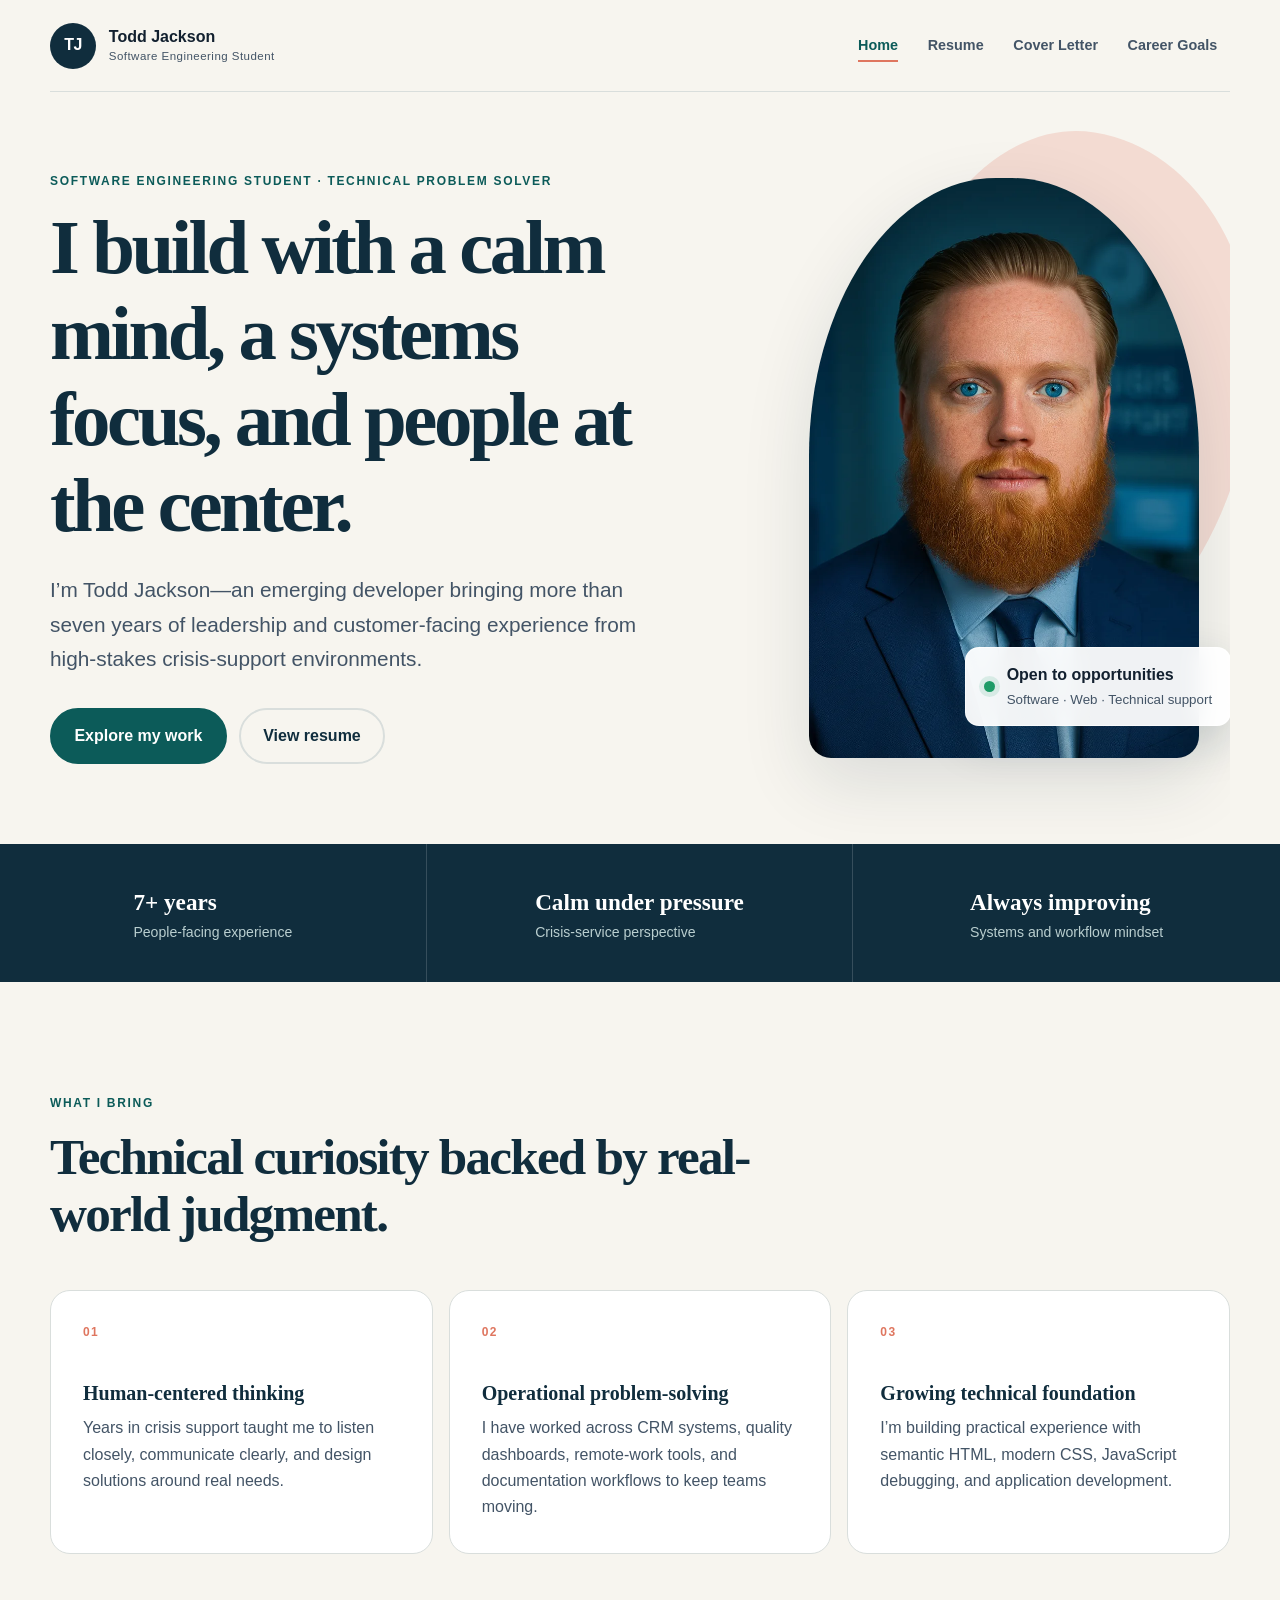
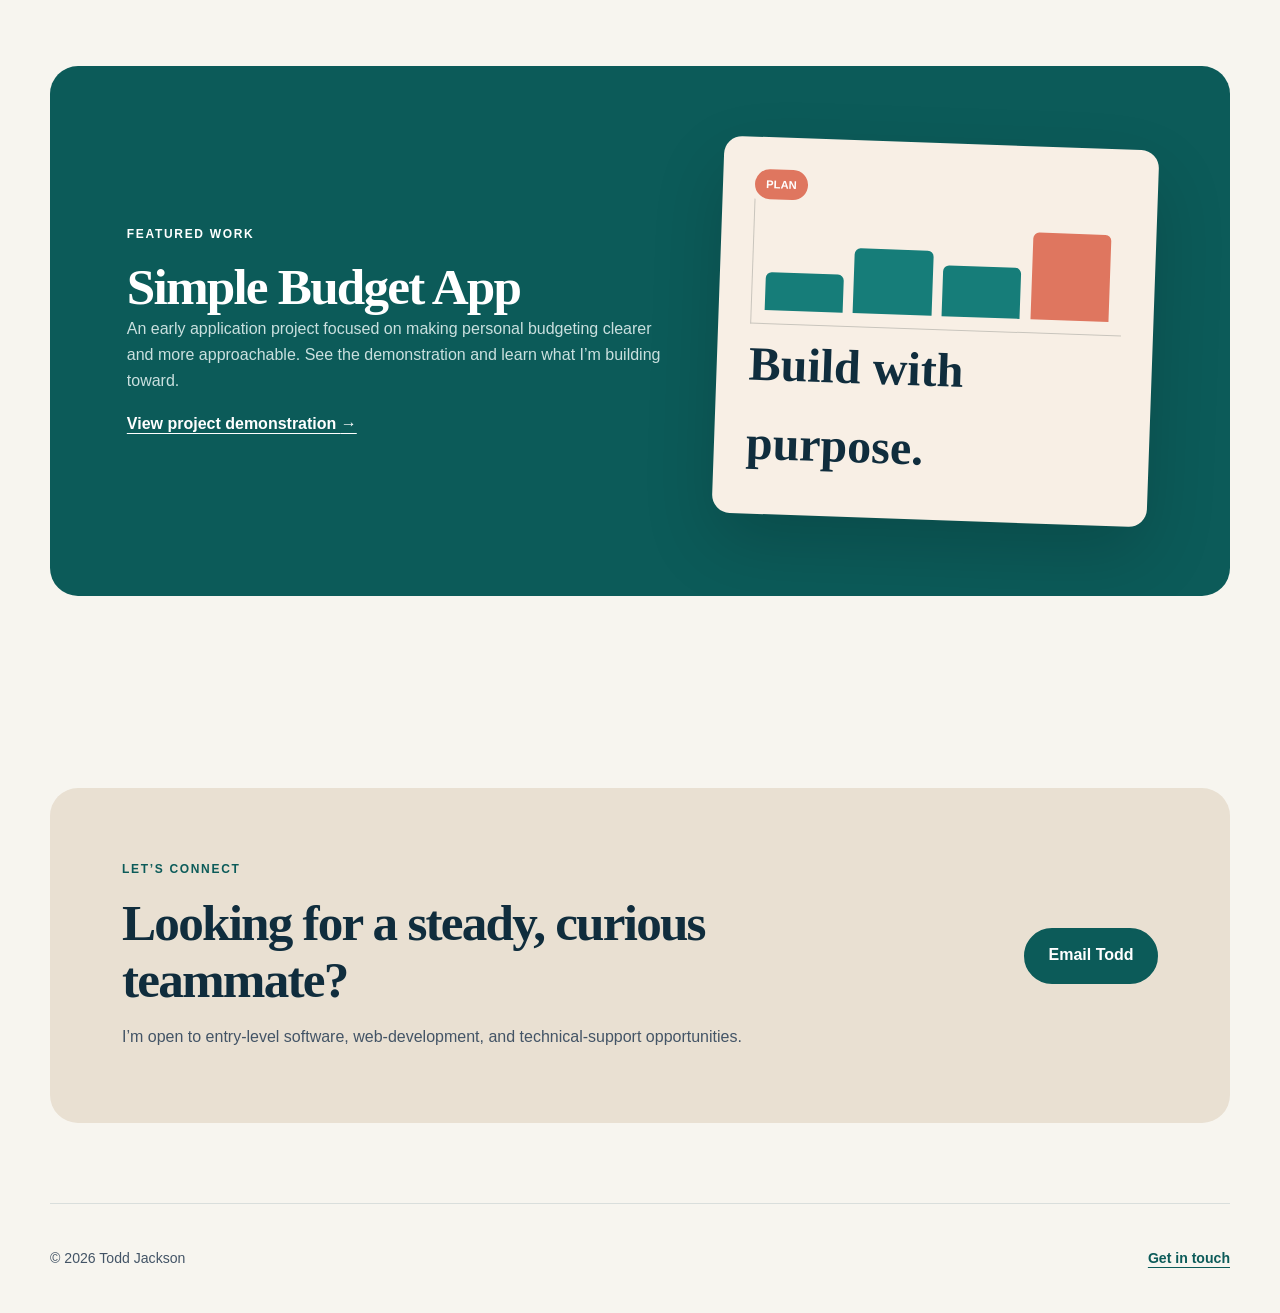
<file: index.html>
<!doctype html>
<html lang="en">
<head>
  <meta charset="utf-8">
  <meta name="viewport" content="width=device-width, initial-scale=1">
  <meta name="description" content="Portfolio of Todd Jackson, a software engineering student with leadership and crisis-support experience.">
  <title>Todd Jackson | Software Engineering Portfolio</title>
  <link rel="stylesheet" href="style.css">
</head>
<body>
  <a class="skip-link" href="#main-content">Skip to content</a>
  <header class="site-header">
    <a class="brand" href="index.html" aria-label="Todd Jackson home">
      <span class="brand-mark" aria-hidden="true">TJ</span>
      <span><strong>Todd Jackson</strong><small>Software Engineering Student</small></span>
    </a>
    <nav aria-label="Primary navigation">
      <a href="index.html" aria-current="page">Home</a>
      <a href="resume.html">Resume</a>
      <a href="cover-letter.html">Cover Letter</a>
      <a href="career-goals.html">Career Goals</a>
    </nav>
  </header>

  <main id="main-content">
    <section class="hero page-shell">
      <div class="hero-copy">
        <p class="eyebrow">Software engineering student · Technical problem solver</p>
        <h1>I build with a calm mind, a systems focus, and people at the center.</h1>
        <p class="hero-lede">I’m Todd Jackson—an emerging developer bringing more than seven years of leadership and customer-facing experience from high-stakes crisis-support environments.</p>
        <div class="button-row">
          <a class="button" href="career-goals.html">Explore my work</a>
          <a class="button button-secondary" href="resume.html">View resume</a>
        </div>
      </div>
      <div class="portrait-wrap">
        <div class="portrait-accent" aria-hidden="true"></div>
        <img class="hero-portrait" src="media/profile-pic.webp" width="512" height="768" alt="Professional portrait of Todd Jackson">
        <div class="availability-card"><span class="status-dot" aria-hidden="true"></span><span><strong>Open to opportunities</strong><small>Software · Web · Technical support</small></span></div>
      </div>
    </section>

    <section class="value-strip" aria-label="Professional strengths">
      <div><strong>7+ years</strong><span>People-facing experience</span></div>
      <div><strong>Calm under pressure</strong><span>Crisis-service perspective</span></div>
      <div><strong>Always improving</strong><span>Systems and workflow mindset</span></div>
    </section>

    <section class="page-shell overview-section">
      <div class="section-heading"><p class="eyebrow">What I bring</p><h2>Technical curiosity backed by real-world judgment.</h2></div>
      <div class="overview-grid">
        <article><span class="card-number">01</span><h3>Human-centered thinking</h3><p>Years in crisis support taught me to listen closely, communicate clearly, and design solutions around real needs.</p></article>
        <article><span class="card-number">02</span><h3>Operational problem-solving</h3><p>I have worked across CRM systems, quality dashboards, remote-work tools, and documentation workflows to keep teams moving.</p></article>
        <article><span class="card-number">03</span><h3>Growing technical foundation</h3><p>I’m building practical experience with semantic HTML, modern CSS, JavaScript debugging, and application development.</p></article>
      </div>
    </section>

    <section class="page-shell featured-work">
      <div class="featured-panel">
        <div><p class="eyebrow">Featured work</p><h2>Simple Budget App</h2><p>An early application project focused on making personal budgeting clearer and more approachable. See the demonstration and learn what I’m building toward.</p><a class="text-link" href="career-goals.html#project-heading">View project demonstration <span aria-hidden="true">→</span></a></div>
        <div class="project-preview" aria-hidden="true"><span>Plan</span><div class="preview-chart"><i></i><i></i><i></i><i></i></div><strong>Build with purpose.</strong></div>
      </div>
    </section>

    <section class="contact-banner page-shell" aria-labelledby="home-contact-heading">
      <div><p class="eyebrow">Let’s connect</p><h2 id="home-contact-heading">Looking for a steady, curious teammate?</h2><p>I’m open to entry-level software, web-development, and technical-support opportunities.</p></div>
      <a class="button" href="mailto:toddnelsonjackson@gmail.com">Email Todd</a>
    </section>
  </main>

  <footer class="site-footer"><p>© <span data-current-year>2026</span> Todd Jackson</p><a href="mailto:toddnelsonjackson@gmail.com">Get in touch</a></footer>
  <script src="script.js"></script>
</body>
</html>
</file>
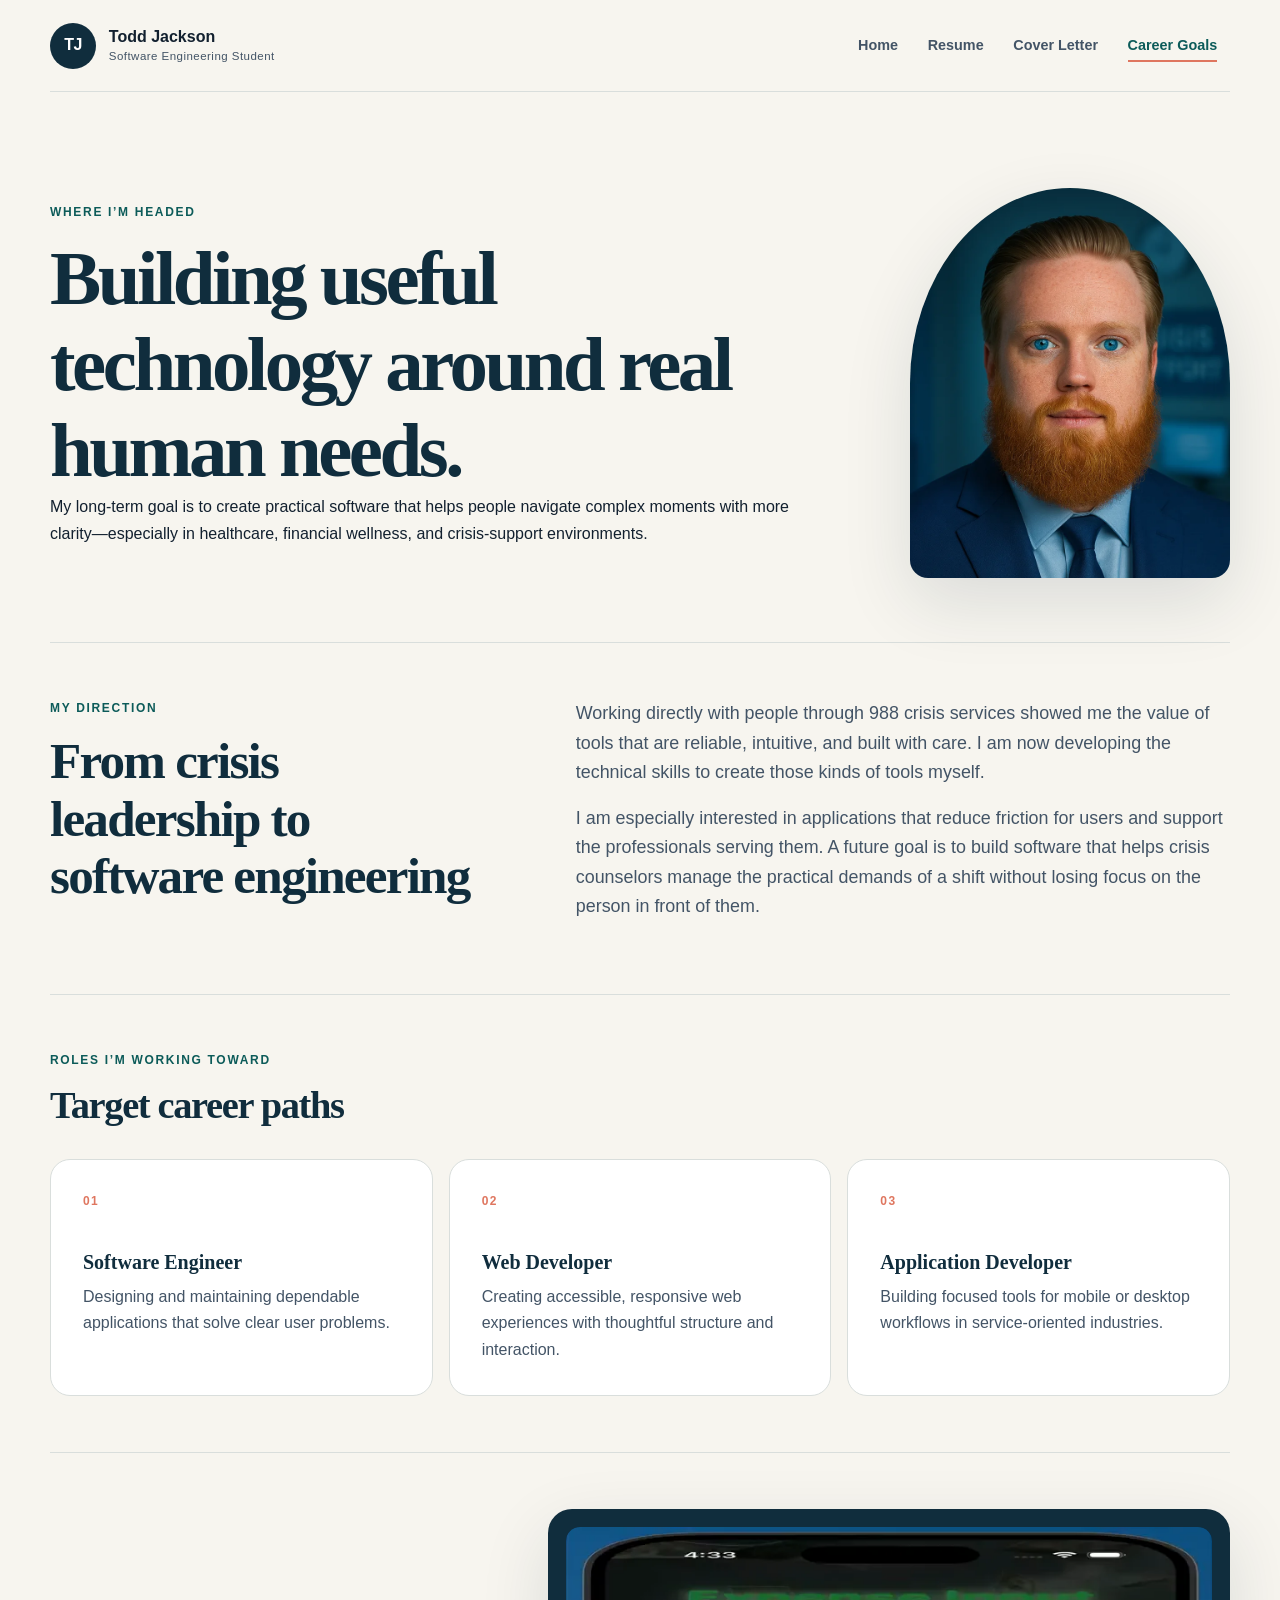
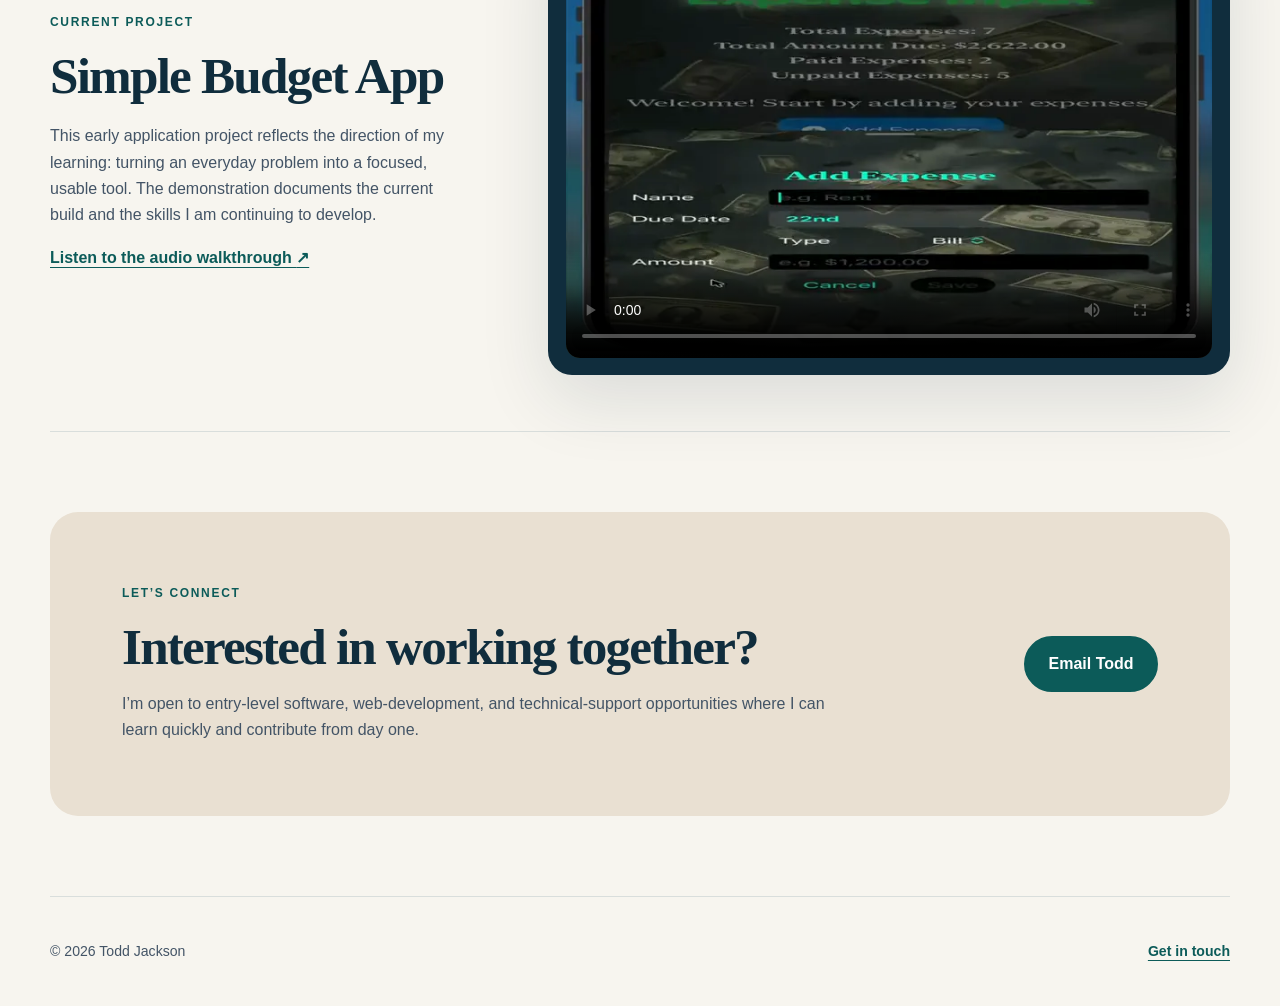
<file: career-goals.html>
<!doctype html>
<html lang="en">
<head>
  <meta charset="utf-8">
  <meta name="viewport" content="width=device-width, initial-scale=1">
  <meta name="description" content="Todd Jackson's software engineering career goals and Simple Budget App project demonstration.">
  <title>Career Goals | Todd Jackson</title>
  <link rel="stylesheet" href="style.css">
</head>
<body>
  <a class="skip-link" href="#main-content">Skip to content</a>
  <header class="site-header">
    <a class="brand" href="index.html" aria-label="Todd Jackson home">
      <span class="brand-mark" aria-hidden="true">TJ</span>
      <span><strong>Todd Jackson</strong><small>Software Engineering Student</small></span>
    </a>
    <nav aria-label="Primary navigation">
      <a href="index.html">Home</a>
      <a href="resume.html">Resume</a>
      <a href="cover-letter.html">Cover Letter</a>
      <a href="career-goals.html" aria-current="page">Career Goals</a>
    </nav>
  </header>

  <main id="main-content" class="page-shell">
    <section class="page-intro split-intro">
      <div>
        <p class="eyebrow">Where I’m headed</p>
        <h1>Building useful technology around real human needs.</h1>
        <p>My long-term goal is to create practical software that helps people navigate complex moments with more clarity—especially in healthcare, financial wellness, and crisis-support environments.</p>
      </div>
      <img class="profile-photo" src="media/profile-pic.webp" width="512" height="768" alt="Professional portrait of Todd Jackson">
    </section>

    <section class="content-section statement-grid" aria-labelledby="direction-heading">
      <div>
        <p class="eyebrow">My direction</p>
        <h2 id="direction-heading">From crisis leadership to software engineering</h2>
      </div>
      <div>
        <p>Working directly with people through 988 crisis services showed me the value of tools that are reliable, intuitive, and built with care. I am now developing the technical skills to create those kinds of tools myself.</p>
        <p>I am especially interested in applications that reduce friction for users and support the professionals serving them. A future goal is to build software that helps crisis counselors manage the practical demands of a shift without losing focus on the person in front of them.</p>
      </div>
    </section>

    <section class="content-section" aria-labelledby="roles-heading">
      <p class="eyebrow">Roles I’m working toward</p>
      <h2 id="roles-heading">Target career paths</h2>
      <div class="role-grid">
        <article class="role-card"><span>01</span><h3>Software Engineer</h3><p>Designing and maintaining dependable applications that solve clear user problems.</p></article>
        <article class="role-card"><span>02</span><h3>Web Developer</h3><p>Creating accessible, responsive web experiences with thoughtful structure and interaction.</p></article>
        <article class="role-card"><span>03</span><h3>Application Developer</h3><p>Building focused tools for mobile or desktop workflows in service-oriented industries.</p></article>
      </div>
    </section>

    <section class="content-section project-feature" aria-labelledby="project-heading">
      <div class="project-copy">
        <p class="eyebrow">Current project</p>
        <h2 id="project-heading">Simple Budget App</h2>
        <p>This early application project reflects the direction of my learning: turning an everyday problem into a focused, usable tool. The demonstration documents the current build and the skills I am continuing to develop.</p>
        <a class="text-link" href="media/simple-budget-app-audio.mp3">Listen to the audio walkthrough <span aria-hidden="true">↗</span></a>
      </div>
      <div class="video-frame">
        <video controls preload="metadata" playsinline poster="media/simple-budget-app-poster.webp" aria-label="Simple Budget App demonstration">
          <source src="media/simple-budget-app-demo.mp4" type="video/mp4">
          Your browser does not support embedded video. <a href="media/simple-budget-app-demo.mp4">Download the demonstration</a>.
        </video>
      </div>
    </section>

    <section class="contact-banner" aria-labelledby="contact-heading">
      <div><p class="eyebrow">Let’s connect</p><h2 id="contact-heading">Interested in working together?</h2><p>I’m open to entry-level software, web-development, and technical-support opportunities where I can learn quickly and contribute from day one.</p></div>
      <a class="button" href="mailto:toddnelsonjackson@gmail.com">Email Todd</a>
    </section>
  </main>

  <footer class="site-footer"><p>© <span data-current-year>2026</span> Todd Jackson</p><a href="mailto:toddnelsonjackson@gmail.com">Get in touch</a></footer>
  <script src="script.js"></script>
</body>
</html>
</file>
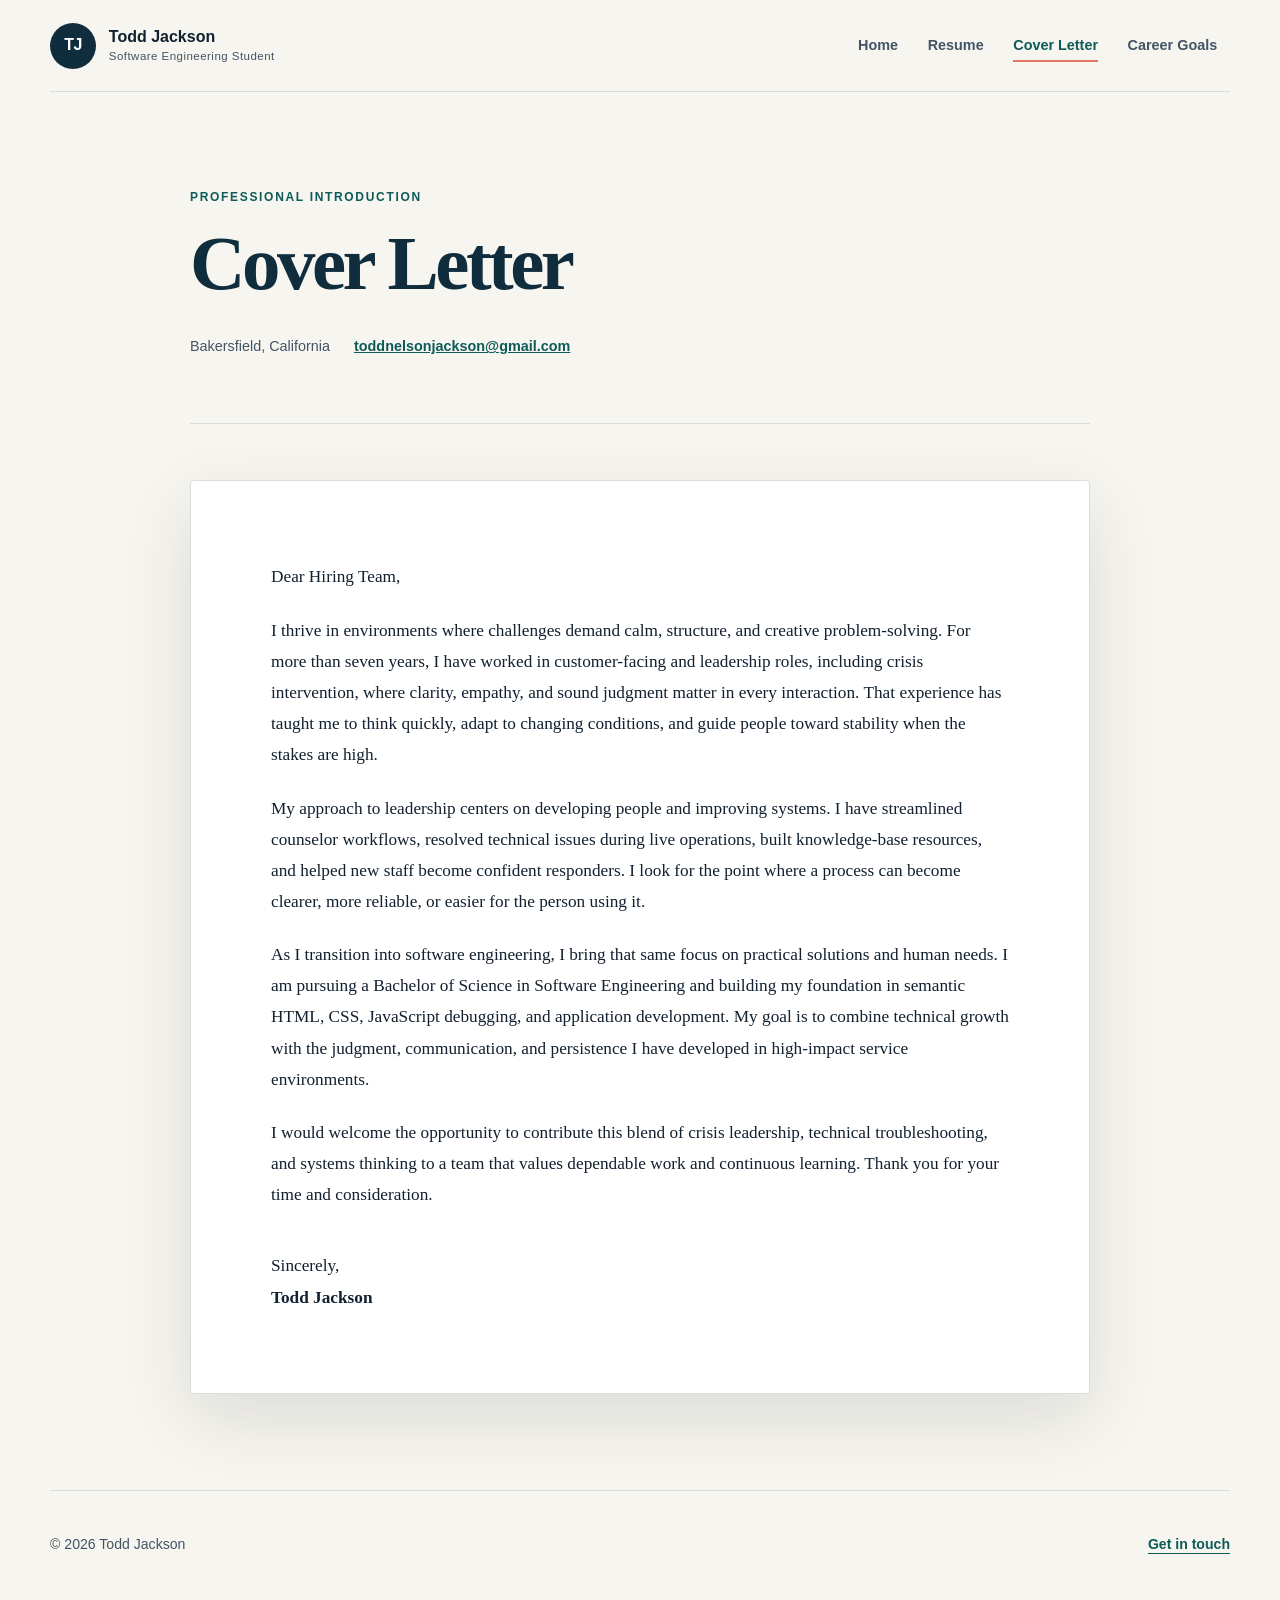
<file: cover-letter.html>
<!doctype html>
<html lang="en">
<head>
  <meta charset="utf-8">
  <meta name="viewport" content="width=device-width, initial-scale=1">
  <meta name="description" content="Professional cover letter from Todd Jackson, software engineering student and crisis support professional.">
  <title>Cover Letter | Todd Jackson</title>
  <link rel="stylesheet" href="style.css">
</head>
<body>
  <a class="skip-link" href="#main-content">Skip to content</a>
  <header class="site-header">
    <a class="brand" href="index.html" aria-label="Todd Jackson home">
      <span class="brand-mark" aria-hidden="true">TJ</span>
      <span><strong>Todd Jackson</strong><small>Software Engineering Student</small></span>
    </a>
    <nav aria-label="Primary navigation">
      <a href="index.html">Home</a>
      <a href="resume.html">Resume</a>
      <a href="cover-letter.html" aria-current="page">Cover Letter</a>
      <a href="career-goals.html">Career Goals</a>
    </nav>
  </header>

  <main id="main-content" class="page-shell narrow-shell">
    <section class="page-intro">
      <p class="eyebrow">Professional introduction</p>
      <h1>Cover Letter</h1>
      <div class="contact-row" aria-label="Contact information">
        <span>Bakersfield, California</span>
        <a href="mailto:toddnelsonjackson@gmail.com">toddnelsonjackson@gmail.com</a>
      </div>
    </section>

    <article class="letter-card">
      <p>Dear Hiring Team,</p>

      <p>I thrive in environments where challenges demand calm, structure, and creative problem-solving. For more than seven years, I have worked in customer-facing and leadership roles, including crisis intervention, where clarity, empathy, and sound judgment matter in every interaction. That experience has taught me to think quickly, adapt to changing conditions, and guide people toward stability when the stakes are high.</p>

      <p>My approach to leadership centers on developing people and improving systems. I have streamlined counselor workflows, resolved technical issues during live operations, built knowledge-base resources, and helped new staff become confident responders. I look for the point where a process can become clearer, more reliable, or easier for the person using it.</p>

      <p>As I transition into software engineering, I bring that same focus on practical solutions and human needs. I am pursuing a Bachelor of Science in Software Engineering and building my foundation in semantic HTML, CSS, JavaScript debugging, and application development. My goal is to combine technical growth with the judgment, communication, and persistence I have developed in high-impact service environments.</p>

      <p>I would welcome the opportunity to contribute this blend of crisis leadership, technical troubleshooting, and systems thinking to a team that values dependable work and continuous learning. Thank you for your time and consideration.</p>

      <p class="signature">Sincerely,<br><strong>Todd Jackson</strong></p>
    </article>
  </main>

  <footer class="site-footer"><p>© <span data-current-year>2026</span> Todd Jackson</p><a href="mailto:toddnelsonjackson@gmail.com">Get in touch</a></footer>
  <script src="script.js"></script>
</body>
</html>
</file>
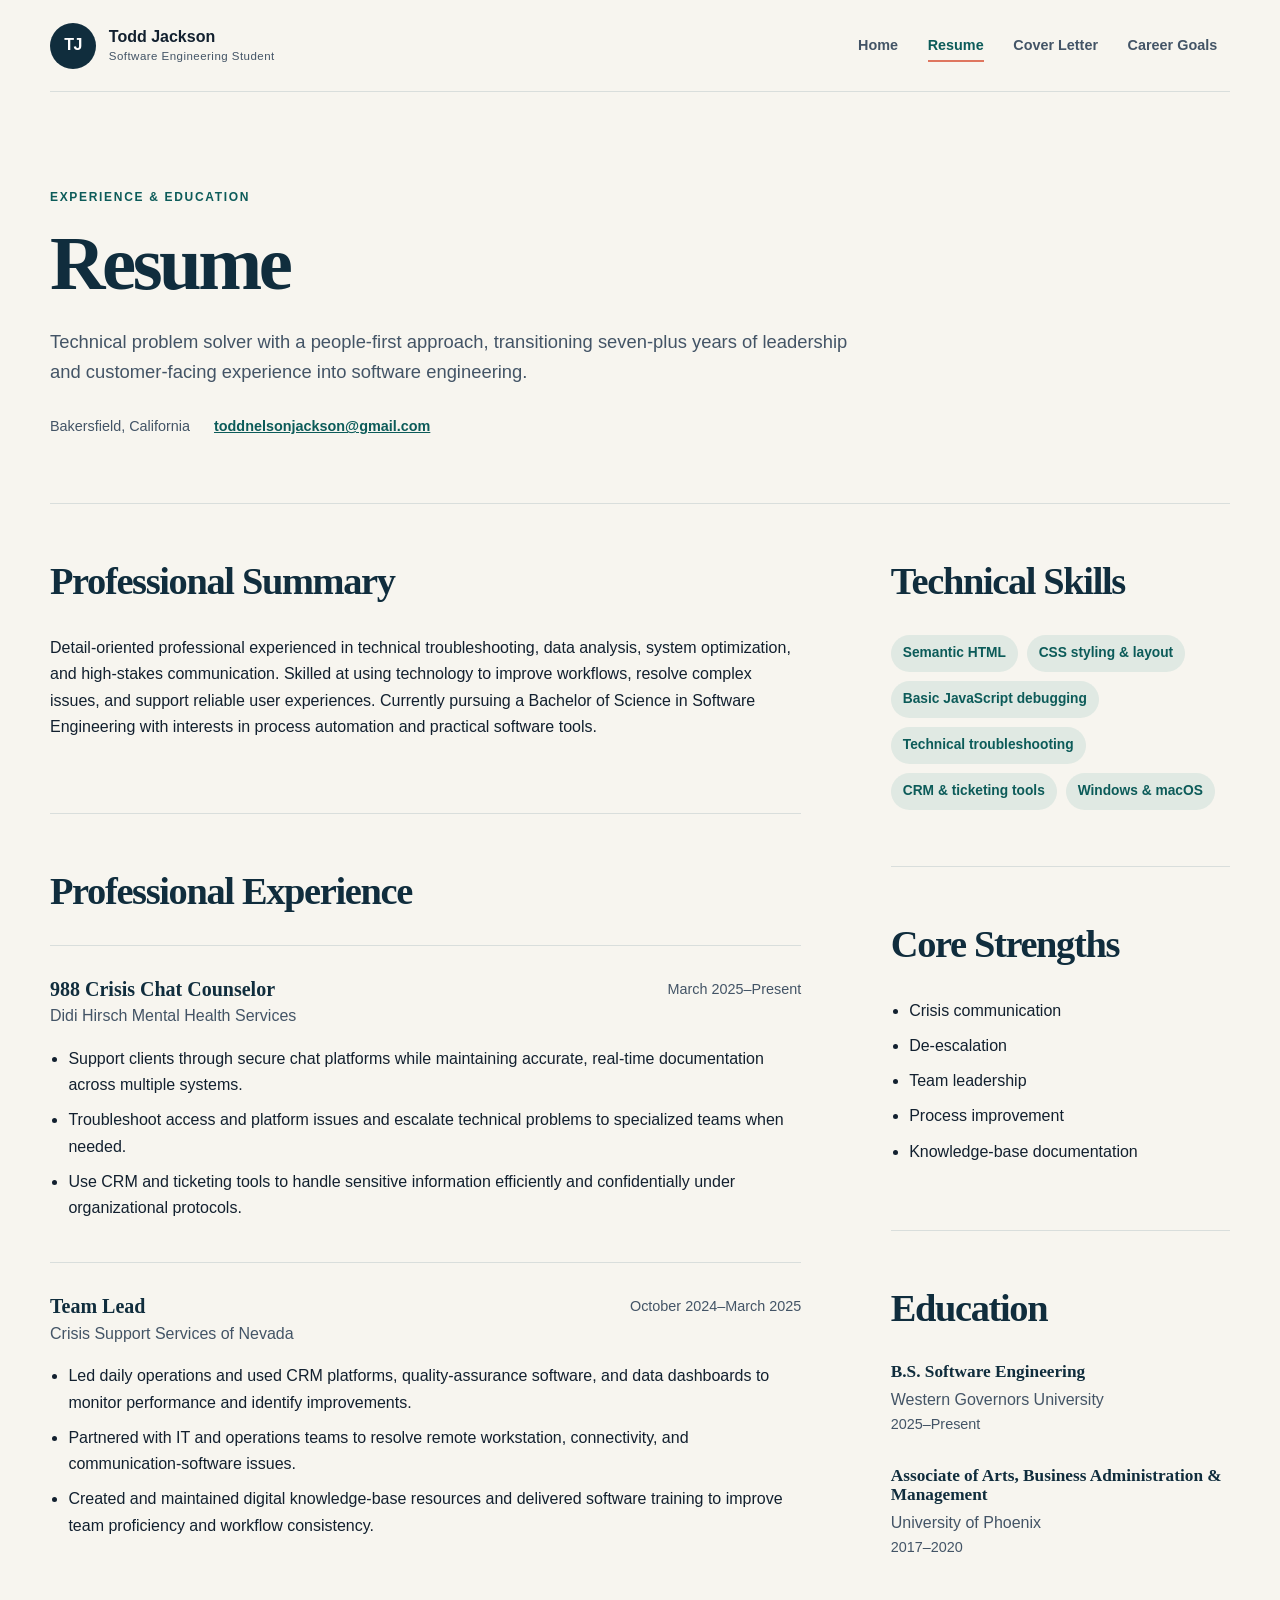
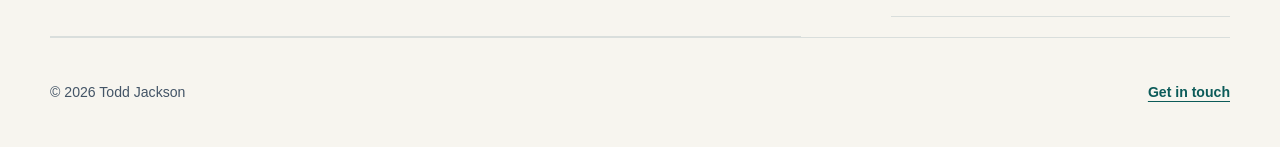
<file: resume.html>
<!doctype html>
<html lang="en">
<head>
  <meta charset="utf-8">
  <meta name="viewport" content="width=device-width, initial-scale=1">
  <meta name="description" content="Resume for Todd Jackson, a software engineering student and experienced crisis support professional.">
  <title>Resume | Todd Jackson</title>
  <link rel="stylesheet" href="style.css">
</head>
<body>
  <a class="skip-link" href="#main-content">Skip to content</a>
  <header class="site-header">
    <a class="brand" href="index.html" aria-label="Todd Jackson home">
      <span class="brand-mark" aria-hidden="true">TJ</span>
      <span><strong>Todd Jackson</strong><small>Software Engineering Student</small></span>
    </a>
    <nav aria-label="Primary navigation">
      <a href="index.html">Home</a>
      <a href="resume.html" aria-current="page">Resume</a>
      <a href="cover-letter.html">Cover Letter</a>
      <a href="career-goals.html">Career Goals</a>
    </nav>
  </header>

  <main id="main-content" class="page-shell">
    <section class="page-intro">
      <p class="eyebrow">Experience &amp; education</p>
      <h1>Resume</h1>
      <p>Technical problem solver with a people-first approach, transitioning seven-plus years of leadership and customer-facing experience into software engineering.</p>
      <div class="contact-row" aria-label="Contact information">
        <span>Bakersfield, California</span>
        <a href="mailto:toddnelsonjackson@gmail.com">toddnelsonjackson@gmail.com</a>
      </div>
    </section>

    <div class="resume-layout">
      <div>
        <section class="content-section">
          <h2>Professional Summary</h2>
          <p>Detail-oriented professional experienced in technical troubleshooting, data analysis, system optimization, and high-stakes communication. Skilled at using technology to improve workflows, resolve complex issues, and support reliable user experiences. Currently pursuing a Bachelor of Science in Software Engineering with interests in process automation and practical software tools.</p>
        </section>

        <section class="content-section">
          <h2>Professional Experience</h2>
          <article class="timeline-item">
            <div class="timeline-heading">
              <div><h3>988 Crisis Chat Counselor</h3><p>Didi Hirsch Mental Health Services</p></div>
              <p class="timeline-date">March 2025–Present</p>
            </div>
            <ul>
              <li>Support clients through secure chat platforms while maintaining accurate, real-time documentation across multiple systems.</li>
              <li>Troubleshoot access and platform issues and escalate technical problems to specialized teams when needed.</li>
              <li>Use CRM and ticketing tools to handle sensitive information efficiently and confidentially under organizational protocols.</li>
            </ul>
          </article>

          <article class="timeline-item">
            <div class="timeline-heading">
              <div><h3>Team Lead</h3><p>Crisis Support Services of Nevada</p></div>
              <p class="timeline-date">October 2024–March 2025</p>
            </div>
            <ul>
              <li>Led daily operations and used CRM platforms, quality-assurance software, and data dashboards to monitor performance and identify improvements.</li>
              <li>Partnered with IT and operations teams to resolve remote workstation, connectivity, and communication-software issues.</li>
              <li>Created and maintained digital knowledge-base resources and delivered software training to improve team proficiency and workflow consistency.</li>
            </ul>
          </article>
        </section>
      </div>

      <aside class="resume-sidebar" aria-label="Skills and education">
        <section class="content-section">
          <h2>Technical Skills</h2>
          <ul class="tag-list">
            <li>Semantic HTML</li>
            <li>CSS styling &amp; layout</li>
            <li>Basic JavaScript debugging</li>
            <li>Technical troubleshooting</li>
            <li>CRM &amp; ticketing tools</li>
            <li>Windows &amp; macOS</li>
          </ul>
        </section>

        <section class="content-section">
          <h2>Core Strengths</h2>
          <ul class="compact-list">
            <li>Crisis communication</li>
            <li>De-escalation</li>
            <li>Team leadership</li>
            <li>Process improvement</li>
            <li>Knowledge-base documentation</li>
          </ul>
        </section>

        <section class="content-section">
          <h2>Education</h2>
          <div class="education-item">
            <h3>B.S. Software Engineering</h3>
            <p>Western Governors University</p>
            <p class="muted">2025–Present</p>
          </div>
          <div class="education-item">
            <h3>Associate of Arts, Business Administration &amp; Management</h3>
            <p>University of Phoenix</p>
            <p class="muted">2017–2020</p>
          </div>
        </section>
      </aside>
    </div>
  </main>

  <footer class="site-footer"><p>© <span data-current-year>2026</span> Todd Jackson</p><a href="mailto:toddnelsonjackson@gmail.com">Get in touch</a></footer>
  <script src="script.js"></script>
</body>
</html>
</file>
<file: style.css>
:root {
  --ink: #12202f;
  --ink-soft: #435466;
  --paper: #f7f5ef;
  --surface: #ffffff;
  --navy: #102d3d;
  --teal: #167d79;
  --teal-dark: #0c5b59;
  --coral: #df765f;
  --line: #d9dedc;
  --shadow: 0 24px 70px rgba(16, 45, 61, 0.12);
  --radius: 20px;
  --max-width: 1180px;
}

* { box-sizing: border-box; }

html { scroll-behavior: smooth; }

body {
  margin: 0;
  color: var(--ink);
  background: var(--paper);
  font-family: Inter, ui-sans-serif, -apple-system, BlinkMacSystemFont, "Segoe UI", sans-serif;
  font-size: 1rem;
  line-height: 1.65;
  -webkit-font-smoothing: antialiased;
}

img, video { display: block; max-width: 100%; }
a { color: inherit; }
p { margin: 0 0 1rem; }
h1, h2, h3 { margin: 0; color: var(--navy); font-family: Georgia, "Times New Roman", serif; line-height: 1.12; }
h1 { font-size: clamp(2.75rem, 6vw, 5.75rem); letter-spacing: -0.045em; }
h2 { font-size: clamp(2rem, 4vw, 3.4rem); letter-spacing: -0.035em; }
h3 { font-size: 1.25rem; }

:focus-visible { outline: 3px solid var(--coral); outline-offset: 4px; }

.skip-link {
  position: fixed;
  z-index: 100;
  top: 12px;
  left: 12px;
  padding: 0.65rem 1rem;
  color: white;
  background: var(--navy);
  border-radius: 8px;
  transform: translateY(-180%);
}
.skip-link:focus { transform: translateY(0); }

.page-shell { width: min(calc(100% - 40px), var(--max-width)); margin-inline: auto; }
.narrow-shell { max-width: 900px; }

.site-header {
  width: min(calc(100% - 40px), var(--max-width));
  min-height: 92px;
  margin-inline: auto;
  display: flex;
  align-items: center;
  justify-content: space-between;
  gap: 2rem;
  border-bottom: 1px solid var(--line);
}

.brand { display: inline-flex; align-items: center; gap: 0.8rem; text-decoration: none; line-height: 1.15; }
.brand-mark { display: grid; place-items: center; width: 46px; aspect-ratio: 1; color: white; background: var(--navy); border-radius: 50%; font-weight: 800; letter-spacing: -0.04em; }
.brand strong, .brand small { display: block; }
.brand strong { font-size: 1rem; }
.brand small { margin-top: 0.25rem; color: var(--ink-soft); font-size: 0.72rem; letter-spacing: 0.04em; }

nav { display: flex; align-items: center; gap: 0.25rem; }
nav a { position: relative; padding: 0.65rem 0.8rem; color: var(--ink-soft); border-radius: 999px; font-size: 0.9rem; font-weight: 700; text-decoration: none; }
nav a:hover { color: var(--navy); background: rgba(22, 125, 121, 0.08); }
nav a[aria-current="page"] { color: var(--teal-dark); }
nav a[aria-current="page"]::after { content: ""; position: absolute; left: 0.8rem; right: 0.8rem; bottom: 0.35rem; height: 2px; background: var(--coral); }

.eyebrow { margin-bottom: 0.85rem; color: var(--teal-dark); font-size: 0.75rem; font-weight: 800; letter-spacing: 0.14em; text-transform: uppercase; }

.button-row { display: flex; flex-wrap: wrap; gap: 0.75rem; margin-top: 2rem; }
.button { display: inline-flex; min-height: 50px; align-items: center; justify-content: center; padding: 0.8rem 1.4rem; color: white; background: var(--teal-dark); border: 2px solid var(--teal-dark); border-radius: 999px; font-weight: 800; text-decoration: none; transition: transform 160ms ease, background 160ms ease; }
.button:hover { background: var(--navy); border-color: var(--navy); transform: translateY(-2px); }
.button-secondary { color: var(--navy); background: transparent; border-color: var(--line); }
.button-secondary:hover { color: white; }
.text-link { color: var(--teal-dark); font-weight: 800; text-underline-offset: 4px; }
.text-link:hover { color: var(--navy); }

.hero { min-height: 680px; display: grid; grid-template-columns: 1.16fr 0.84fr; align-items: center; gap: clamp(3rem, 8vw, 7rem); padding-block: 5rem; overflow: hidden; }
.hero-copy { position: relative; z-index: 1; }
.hero-copy h1 { max-width: 780px; }
.hero-lede { max-width: 690px; margin-top: 1.5rem; color: var(--ink-soft); font-size: clamp(1.05rem, 2vw, 1.3rem); }

.portrait-wrap { position: relative; justify-self: center; width: min(100%, 390px); }
.portrait-accent { position: absolute; width: 92%; height: 92%; top: -8%; right: -13%; background: var(--coral); border-radius: 45% 55% 50% 50% / 42% 47% 53% 58%; opacity: 0.2; transform: rotate(9deg); }
.hero-portrait, .profile-photo { position: relative; width: 100%; object-fit: cover; object-position: 50% 20%; box-shadow: var(--shadow); }
.hero-portrait { height: min(580px, 66vw); min-height: 450px; border-radius: 48% 48% 22px 22px; }
.availability-card { position: absolute; right: -2rem; bottom: 2rem; display: flex; align-items: center; gap: 0.75rem; width: max-content; max-width: calc(100% + 1rem); padding: 0.9rem 1.1rem; background: rgba(255,255,255,0.94); border: 1px solid rgba(255,255,255,0.7); border-radius: 14px; box-shadow: 0 16px 45px rgba(16,45,61,0.18); backdrop-filter: blur(12px); }
.availability-card strong, .availability-card small { display: block; }
.availability-card small { color: var(--ink-soft); }
.status-dot { width: 11px; aspect-ratio: 1; flex: 0 0 auto; background: #1d9b66; border-radius: 50%; box-shadow: 0 0 0 5px rgba(29,155,102,0.13); }

.value-strip { display: grid; grid-template-columns: repeat(3, 1fr); background: var(--navy); color: white; }
.value-strip div { min-height: 138px; display: grid; place-content: center; padding: 1.4rem 3rem; border-right: 1px solid rgba(255,255,255,0.16); }
.value-strip div:last-child { border-right: 0; }
.value-strip strong, .value-strip span { display: block; }
.value-strip strong { font-family: Georgia, "Times New Roman", serif; font-size: 1.45rem; }
.value-strip span { color: #b9cecf; font-size: 0.88rem; }

.overview-section, .featured-work { padding-block: 7rem; }
.section-heading { max-width: 730px; margin-bottom: 3rem; }
.overview-grid { display: grid; grid-template-columns: repeat(3, 1fr); gap: 1rem; }
.overview-grid article, .role-card { padding: 2rem; background: var(--surface); border: 1px solid var(--line); border-radius: var(--radius); }
.overview-grid article:hover, .role-card:hover { border-color: rgba(22,125,121,0.45); box-shadow: 0 16px 36px rgba(16,45,61,0.08); }
.overview-grid h3, .role-card h3 { margin-bottom: 0.7rem; }
.overview-grid p, .role-card p { margin: 0; color: var(--ink-soft); }
.card-number, .role-card > span { display: block; margin-bottom: 2.4rem; color: var(--coral); font-size: 0.75rem; font-weight: 900; letter-spacing: 0.12em; }

.featured-work { padding-top: 0; }
.featured-panel { display: grid; grid-template-columns: 1fr 0.8fr; gap: 3rem; align-items: center; padding: clamp(2rem, 6vw, 5rem); color: white; background: var(--teal-dark); border-radius: 28px; overflow: hidden; }
.featured-panel h2, .featured-panel .eyebrow, .featured-panel .text-link { color: white; }
.featured-panel p:not(.eyebrow) { max-width: 580px; color: #cae0df; }
.project-preview { min-height: 330px; display: flex; flex-direction: column; justify-content: space-between; padding: 2rem; color: var(--navy); background: #f8efe5; border-radius: 18px; box-shadow: 0 30px 70px rgba(0,0,0,0.16); transform: rotate(2deg); }
.project-preview > span { width: max-content; padding: 0.35rem 0.7rem; color: white; background: var(--coral); border-radius: 999px; font-size: 0.7rem; font-weight: 800; text-transform: uppercase; }
.project-preview > strong { font-family: Georgia, "Times New Roman", serif; font-size: clamp(1.8rem, 4vw, 3rem); }
.preview-chart { height: 125px; display: flex; align-items: end; gap: 0.65rem; padding: 0.8rem; border-left: 1px solid #c9c5bd; border-bottom: 1px solid #c9c5bd; }
.preview-chart i { flex: 1; background: var(--teal); border-radius: 6px 6px 0 0; }
.preview-chart i:nth-child(1) { height: 38%; }.preview-chart i:nth-child(2) { height: 66%; }.preview-chart i:nth-child(3) { height: 52%; }.preview-chart i:nth-child(4) { height: 88%; background: var(--coral); }

.page-intro { padding-block: 6rem 4rem; border-bottom: 1px solid var(--line); }
.page-intro > p:not(.eyebrow) { max-width: 800px; margin-top: 1.2rem; color: var(--ink-soft); font-size: 1.15rem; }
.contact-row { display: flex; flex-wrap: wrap; gap: 0.6rem 1.5rem; margin-top: 1.75rem; color: var(--ink-soft); font-size: 0.9rem; }
.contact-row a { color: var(--teal-dark); font-weight: 700; }
.split-intro { display: grid; grid-template-columns: 1.25fr 0.55fr; gap: clamp(3rem, 8vw, 7rem); align-items: center; }
.profile-photo { max-width: 320px; height: 390px; justify-self: end; border-radius: 50% 50% 18px 18px; }

.content-section { padding-block: 3.5rem; border-bottom: 1px solid var(--line); }
.content-section > h2 { margin-bottom: 2rem; font-size: clamp(1.8rem, 3vw, 2.6rem); }
.statement-grid { display: grid; grid-template-columns: 0.8fr 1.2fr; gap: clamp(2rem, 7vw, 6rem); }
.statement-grid h2 { margin: 0; }
.statement-grid div:last-child { color: var(--ink-soft); font-size: 1.12rem; }
.role-grid { display: grid; grid-template-columns: repeat(3, 1fr); gap: 1rem; margin-top: 2rem; }

.project-feature { display: grid; grid-template-columns: 0.75fr 1.25fr; gap: clamp(2rem, 7vw, 6rem); align-items: center; }
.project-copy h2 { margin-bottom: 1.2rem; }
.project-copy p:not(.eyebrow) { color: var(--ink-soft); }
.video-frame { width: 100%; padding: 1.1rem; background: var(--navy); border-radius: 24px; box-shadow: var(--shadow); }
.video-frame video { width: 100%; max-height: 610px; background: #06151c; border-radius: 14px; }

.contact-banner { margin-top: 5rem; margin-bottom: 5rem; display: flex; align-items: center; justify-content: space-between; gap: 3rem; padding: clamp(2rem, 6vw, 4.5rem); background: #e9e0d2; border-radius: 28px; }
.contact-banner h2 { max-width: 720px; margin-bottom: 1rem; font-size: clamp(2rem, 4vw, 3.3rem); }
.contact-banner p:not(.eyebrow) { max-width: 730px; margin: 0; color: var(--ink-soft); }
.contact-banner .button { flex: 0 0 auto; }

.resume-layout { display: grid; grid-template-columns: 1.55fr 0.7fr; gap: clamp(2.5rem, 7vw, 6rem); }
.resume-sidebar { padding-top: 0; }
.timeline-item { padding-block: 2rem; border-top: 1px solid var(--line); }
.timeline-heading { display: flex; justify-content: space-between; gap: 2rem; margin-bottom: 1rem; }
.timeline-heading h3 { margin-bottom: 0.2rem; }
.timeline-heading p { margin: 0; color: var(--ink-soft); }
.timeline-date { flex: 0 0 auto; font-size: 0.9rem; }
.timeline-item ul, .compact-list { margin: 0; padding-left: 1.15rem; }
.timeline-item li, .compact-list li { margin-bottom: 0.55rem; }
.tag-list { display: flex; flex-wrap: wrap; gap: 0.55rem; margin: 0; padding: 0; list-style: none; }
.tag-list li { padding: 0.45rem 0.75rem; color: var(--teal-dark); background: rgba(22,125,121,0.1); border-radius: 999px; font-size: 0.86rem; font-weight: 700; }
.education-item + .education-item { margin-top: 1.8rem; }
.education-item h3 { margin-bottom: 0.35rem; font-size: 1.08rem; }
.education-item p { margin: 0; color: var(--ink-soft); }
.muted { color: var(--ink-soft); font-size: 0.9rem; }

.letter-card { margin-block: 3.5rem 6rem; padding: clamp(2rem, 7vw, 5rem); background: var(--surface); border: 1px solid var(--line); border-radius: 4px; box-shadow: var(--shadow); font-family: Georgia, "Times New Roman", serif; font-size: 1.08rem; line-height: 1.8; }
.letter-card p { margin-bottom: 1.4rem; }
.letter-card .signature { margin-top: 2.5rem; margin-bottom: 0; }

.site-footer { width: min(calc(100% - 40px), var(--max-width)); min-height: 110px; margin-inline: auto; display: flex; align-items: center; justify-content: space-between; gap: 2rem; color: var(--ink-soft); border-top: 1px solid var(--line); font-size: 0.88rem; }
.site-footer p { margin: 0; }
.site-footer a { color: var(--teal-dark); font-weight: 800; text-underline-offset: 4px; }

@media (max-width: 860px) {
  .site-header { padding-block: 1rem; align-items: flex-start; }
  nav { justify-content: flex-end; flex-wrap: wrap; }
  .hero { grid-template-columns: 1fr; padding-top: 4rem; }
  .hero-portrait { height: 560px; }
  .portrait-wrap { width: min(80%, 420px); }
  .value-strip { grid-template-columns: 1fr; }
  .value-strip div { min-height: 95px; border-right: 0; border-bottom: 1px solid rgba(255,255,255,0.16); }
  .overview-grid, .role-grid { grid-template-columns: 1fr; }
  .featured-panel, .project-feature, .resume-layout { grid-template-columns: 1fr; }
  .resume-sidebar { display: grid; grid-template-columns: repeat(2, 1fr); gap: 1.5rem; }
  .resume-sidebar .content-section { padding-block: 2rem; }
}

@media (max-width: 620px) {
  .page-shell, .site-header, .site-footer { width: min(calc(100% - 28px), var(--max-width)); }
  .site-header { display: block; }
  nav { margin-top: 1rem; justify-content: flex-start; gap: 0; }
  nav a { padding: 0.55rem 0.58rem; font-size: 0.78rem; }
  nav a[aria-current="page"]::after { left: 0.58rem; right: 0.58rem; }
  .brand small { display: none; }
  .hero { min-height: auto; gap: 3.5rem; padding-block: 3.5rem 5rem; }
  .hero h1 { font-size: clamp(2.8rem, 14vw, 4.5rem); }
  .portrait-wrap { width: 86%; }
  .hero-portrait { min-height: 390px; height: 118vw; max-height: 540px; }
  .availability-card { right: -1.25rem; bottom: 1.4rem; font-size: 0.82rem; }
  .overview-section, .featured-work { padding-block: 5rem; }
  .featured-work { padding-top: 0; }
  .featured-panel { padding: 1.4rem; }
  .project-preview { min-height: 260px; }
  .split-intro, .statement-grid { grid-template-columns: 1fr; }
  .profile-photo { width: 74%; height: auto; justify-self: start; }
  .page-intro { padding-block: 4rem 3rem; }
  .contact-banner { align-items: flex-start; flex-direction: column; margin-block: 3rem; }
  .contact-banner .button { width: 100%; }
  .resume-sidebar { grid-template-columns: 1fr; gap: 0; }
  .timeline-heading { display: block; }
  .timeline-date { margin-top: 0.5rem !important; }
  .letter-card { padding: 1.5rem; font-size: 1rem; }
  .site-footer { min-height: 100px; }
}

@media print {
  :root { --paper: #fff; --ink: #111; --navy: #111; --ink-soft: #333; }
  .site-header nav, .skip-link, .button-row, .site-footer { display: none; }
  .site-header { min-height: 70px; }
  .page-intro { padding-block: 2rem; }
  .content-section { padding-block: 1.5rem; break-inside: avoid; }
  .resume-layout { grid-template-columns: 1.5fr 0.65fr; gap: 2rem; }
  .letter-card { margin: 1.5rem 0; padding: 0; border: 0; box-shadow: none; }
}

@media (prefers-reduced-motion: reduce) {
  *, *::before, *::after { scroll-behavior: auto !important; transition: none !important; }
}
</file>
